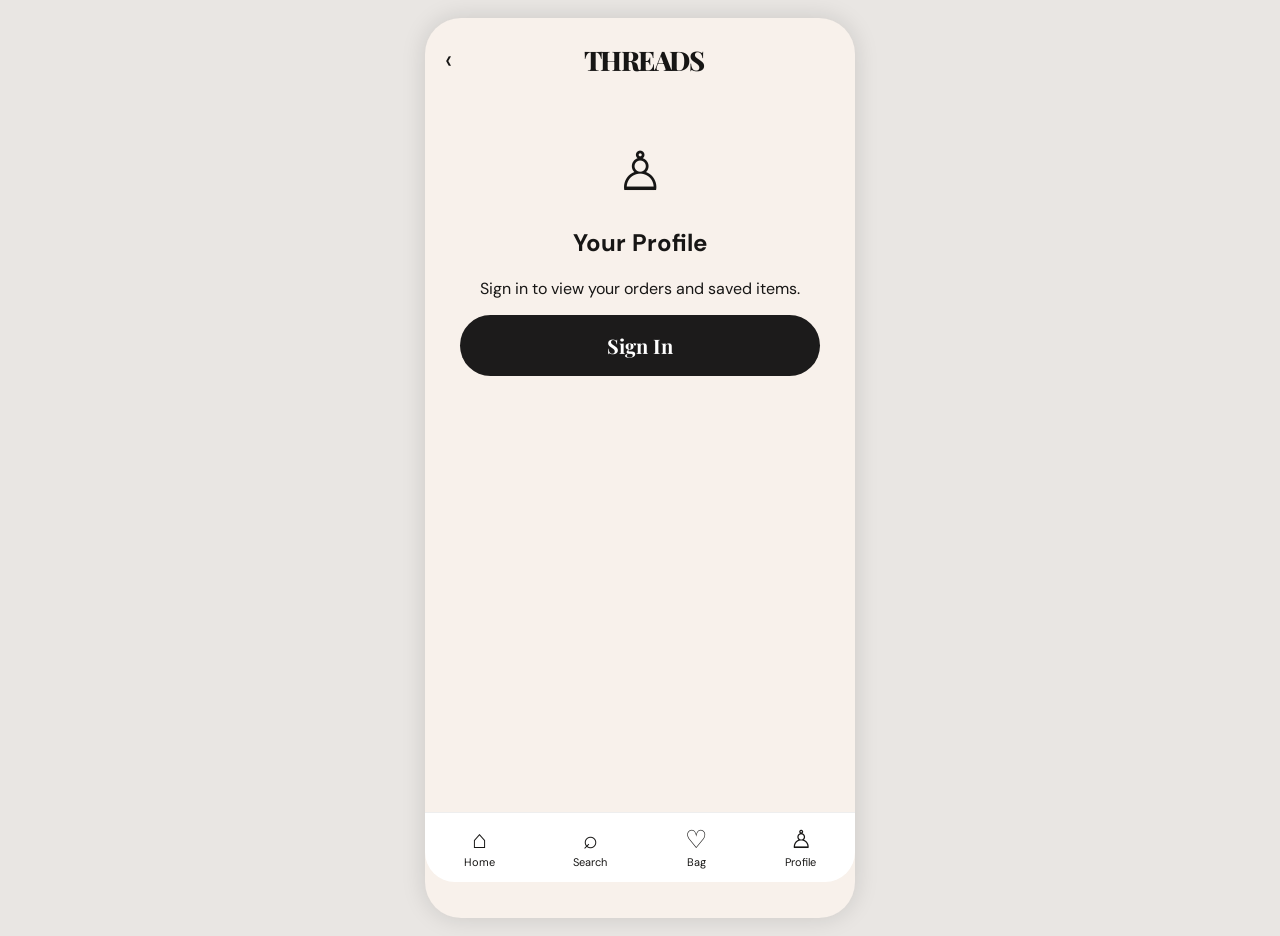
<file: profile.html>
<!doctype html><html lang="en"><head><meta charset="utf-8"><meta name="viewport" content="width=device-width,initial-scale=1"><title>THREADS — Profile</title><link rel="stylesheet" href="style.css"></head><body><main class="phone"><section class="page"><div class="topbar"><a class="icon-btn" href="home.html">‹</a><div class="brand">THREADS</div><span></span></div><div class="profile-box"><div class="avatar">♙</div><h2>Your Profile</h2><p>Sign in to view your orders and saved items.</p><a class="primary" href="home.html">Sign In</a></div></section><nav class="bottom-nav"><a class="nav-item" href="home.html"><b>⌂</b>Home</a><a class="nav-item" href="women.html"><b>⌕</b>Search</a><a class="nav-item" href="cart.html"><b>♡</b>Bag</a><a class="nav-item" href="profile.html"><b>♙</b>Profile</a></nav></main></body></html>
</file>
<file: style.css>
@import url('https://fonts.googleapis.com/css2?family=DM+Sans:wght@400;500;600;700&family=Playfair+Display:wght@600;700;800&display=swap');
:root{--cream:#f8f1eb;--ink:#171615;--muted:#77716d;--peach:#f7e5d6;--line:#e7ded7;--green:#39864c}
*{box-sizing:border-box}html{scroll-behavior:smooth}body{margin:0;background:#e9e6e3;color:var(--ink);font-family:'DM Sans',Arial,sans-serif}
a{color:inherit;text-decoration:none}button,input{font:inherit}.phone{width:min(100%,430px);min-height:100vh;margin:auto;background:var(--cream);position:relative;overflow:hidden;box-shadow:0 0 25px #0002}
.page{min-height:100vh;padding:20px 20px 100px}.brand{font:800 27px 'Playfair Display',Georgia,serif;letter-spacing:-1.5px}
.welcome{padding:100px 22px 40px;text-align:center;display:flex;flex-direction:column;align-items:center}
.welcome .brand{font-size:35px;margin-bottom:4px}.tagline{font-size:13px;margin-bottom:28px}
.rack{width:100%;height:300px;object-fit:contain;mix-blend-mode:multiply;margin:0 0 26px}
.primary{display:block;background:#1c1b1b;color:#fff;border-radius:40px;padding:17px 24px;font:700 20px 'Playfair Display',Georgia,serif;width:100%;text-align:center}
.signin{display:block;font:700 27px 'Playfair Display',Georgia,serif;margin-top:33px}
.topbar{display:flex;align-items:center;justify-content:space-between;margin:2px 0 12px}.icon-btn{font-size:27px;padding:2px 0}
.search{height:48px;background:#fff;border-radius:30px;display:flex;align-items:center;padding:0 16px;gap:10px;margin:0 4px 30px}
.search span{font-size:21px}.search input{border:0;outline:0;width:100%;background:transparent;font-size:13px;min-width:0}
.banner{height:214px;background:var(--peach);border-radius:25px;display:flex;overflow:hidden;margin:0 0 28px}
.banner-copy{padding:20px 0 16px 18px;flex:1;min-width:0}.banner-copy h2{font:600 27px 'Playfair Display',Georgia,serif;line-height:1.1;margin:0 0 12px}
.banner-copy p{font-size:16px;line-height:1.3;margin:0 0 24px}.small-dark{display:inline-block;background:#111;color:white;border-radius:22px;padding:8px 15px}
.banner img{width:47%;object-fit:cover;border-radius:24px;margin:6px 6px 6px 0}
.categories{display:flex;justify-content:space-between;margin:0 0 28px}.category{display:flex;align-items:center;flex-direction:column;gap:7px;font-size:11px}
.bubble{width:48px;height:48px;border-radius:50%;background:#f8e6d7;display:grid;place-items:center;font-size:22px}
.section-title{display:flex;align-items:center;justify-content:space-between;font-size:14px;font-weight:700;margin:0 0 16px}.section-title a{font-size:11px}
.trends{display:grid;grid-template-columns:repeat(3,1fr);gap:8px}.trends img{width:100%;height:142px;object-fit:cover;border-radius:12px}
.bottom-nav{position:fixed;bottom:0;left:50%;transform:translateX(-50%);width:min(100%,430px);height:70px;background:#fff;display:flex;justify-content:space-around;align-items:center;border-top:1px solid #eee;z-index:10}
.nav-item{display:flex;flex-direction:column;align-items:center;gap:2px;font-size:11px}.nav-item b{font-size:25px;line-height:1.1;font-weight:500}
.page-title{font:700 23px 'Playfair Display',Georgia,serif;margin:3px 0 24px}
.filters{display:flex;gap:9px;overflow:auto;margin:0 -4px 22px;padding:0 4px 2px;scrollbar-width:none}
.filters input{position:absolute;opacity:0;pointer-events:none}.filters label{border-radius:25px;padding:6px 17px;background:#e2dfdc;font:700 17px 'Playfair Display',Georgia,serif;white-space:nowrap;cursor:pointer}
#all:checked~.filters label[for=all],#tops:checked~.filters label[for=tops],#dresses:checked~.filters label[for=dresses],#jeans:checked~.filters label[for=jeans]{background:#d0ccc8}
.products{display:grid;grid-template-columns:1fr 1fr;gap:12px 10px}
.product-card{min-width:0;position:relative}.product-card img{width:100%;height:210px;object-fit:cover;border-radius:22px;display:block}
.product-name{font-size:12px;font-weight:700;margin:5px 0 1px;white-space:nowrap;overflow:hidden;text-overflow:ellipsis}
.price-line{font-size:12px;display:flex;justify-content:space-between;gap:4px}.rating{font-weight:700}.rating span{color:#e5c91a;font-size:16px}
.fav-toggle{position:absolute;right:9px;top:8px;opacity:0;width:25px;height:25px;z-index:2;cursor:pointer}
.heart{position:absolute;right:10px;top:6px;font-size:24px;line-height:1;text-shadow:0 1px 3px #fff;pointer-events:none}
.fav-toggle:checked+.heart{color:#d52d45}
#tops:checked~.products .product-card:not(.tops),#dresses:checked~.products .product-card:not(.dresses),#jeans:checked~.products .product-card:not(.jeans){display:none}
.detail{padding:0 0 95px;background:#fff;min-height:100vh}.detail-head{height:56px;display:flex;align-items:center;justify-content:space-between;padding:0 22px;background:var(--cream)}
.detail-image{width:calc(100% - 12px);height:370px;object-fit:cover;margin:0 6px;border-radius:18px}
.dots{text-align:center;letter-spacing:7px;color:#d1d1d1;height:33px;padding-top:7px}.dots b{color:#111}
.detail-content{padding:0 22px}.detail-content h2{font-size:17px;margin:6px 0 12px}.big-price{font-size:34px;font-weight:700;letter-spacing:-1.5px}
.review{font-size:13px;font-weight:700;margin:2px 0 20px}.review span{color:#e5c91a;font-size:20px;vertical-align:-2px}
.label{font-size:13px;font-weight:700;margin:0 0 10px}.sizes{display:flex;gap:15px;margin:0 0 12px}
.sizes input{position:absolute;opacity:0}.sizes label{width:39px;height:29px;border:1px solid #222;border-radius:20px;display:grid;place-items:center;font-size:14px;cursor:pointer}
.sizes input:checked+label{background:#191817;color:#fff}.details-copy{font-size:10px;line-height:1.4;margin-bottom:12px}
.add-btn{position:fixed;bottom:12px;left:50%;transform:translateX(-50%);width:min(calc(100% - 44px),386px);border-radius:30px;background:#1b1a19;color:#fff;padding:13px;text-align:center;font-weight:600;z-index:6}
.cart{padding-bottom:100px}.cart-row{display:grid;grid-template-columns:24px 122px 1fr;gap:12px;align-items:center;margin:16px 0 34px}
.check{width:34px;height:34px;background:#111;color:#fff;border-radius:9px;font-size:22px;text-align:center;line-height:34px}
.cart-row img{width:122px;height:168px;object-fit:cover;border-radius:25px}.cart-info h3{font-size:17px;margin:0 0 4px}.cart-info p{margin:0 0 4px;color:#6d6864}
.cart-price{font-size:21px;font-weight:700;margin:4px 0 10px}.qty{display:flex;border:1px solid var(--line);border-radius:22px;overflow:hidden;height:38px}
.qty span{width:34px;text-align:center;padding-top:8px;border-left:1px solid var(--line);border-right:1px solid var(--line)}
.coupon{height:48px;border:1px solid var(--line);border-radius:25px;display:flex;align-items:center;justify-content:space-between;padding:0 14px;margin:0 20px 18px;font-size:12px;background:#fff}
.summary{padding:0 24px;font-size:13px;color:#555}.summary div{display:flex;justify-content:space-between;margin:12px 0}
.summary .total{border-top:1px solid var(--line);padding-top:12px;font-size:18px;font-weight:700;color:#111}
.checkout{display:block;width:calc(100% - 44px);margin:20px auto 0;background:#1c1b1a;color:white;border-radius:30px;padding:14px;text-align:center;font-size:13px}
.profile-box{text-align:center;padding:45px 15px}.profile-box .avatar{font-size:54px}
.notice{font-size:11px;color:#817a74;text-align:center;margin-top:9px}
@media(max-width:360px){.page{padding-left:14px;padding-right:14px}.product-card img{height:180px}.cart-row{grid-template-columns:22px 100px 1fr;gap:8px}.cart-row img{width:100px;height:145px}}
@media(min-width:600px){body{padding:18px 0}.phone{min-height:calc(100vh - 36px);border-radius:36px;overflow:hidden}.bottom-nav{bottom:18px;border-radius:0 0 30px 30px}.add-btn{bottom:30px}}
</file>
